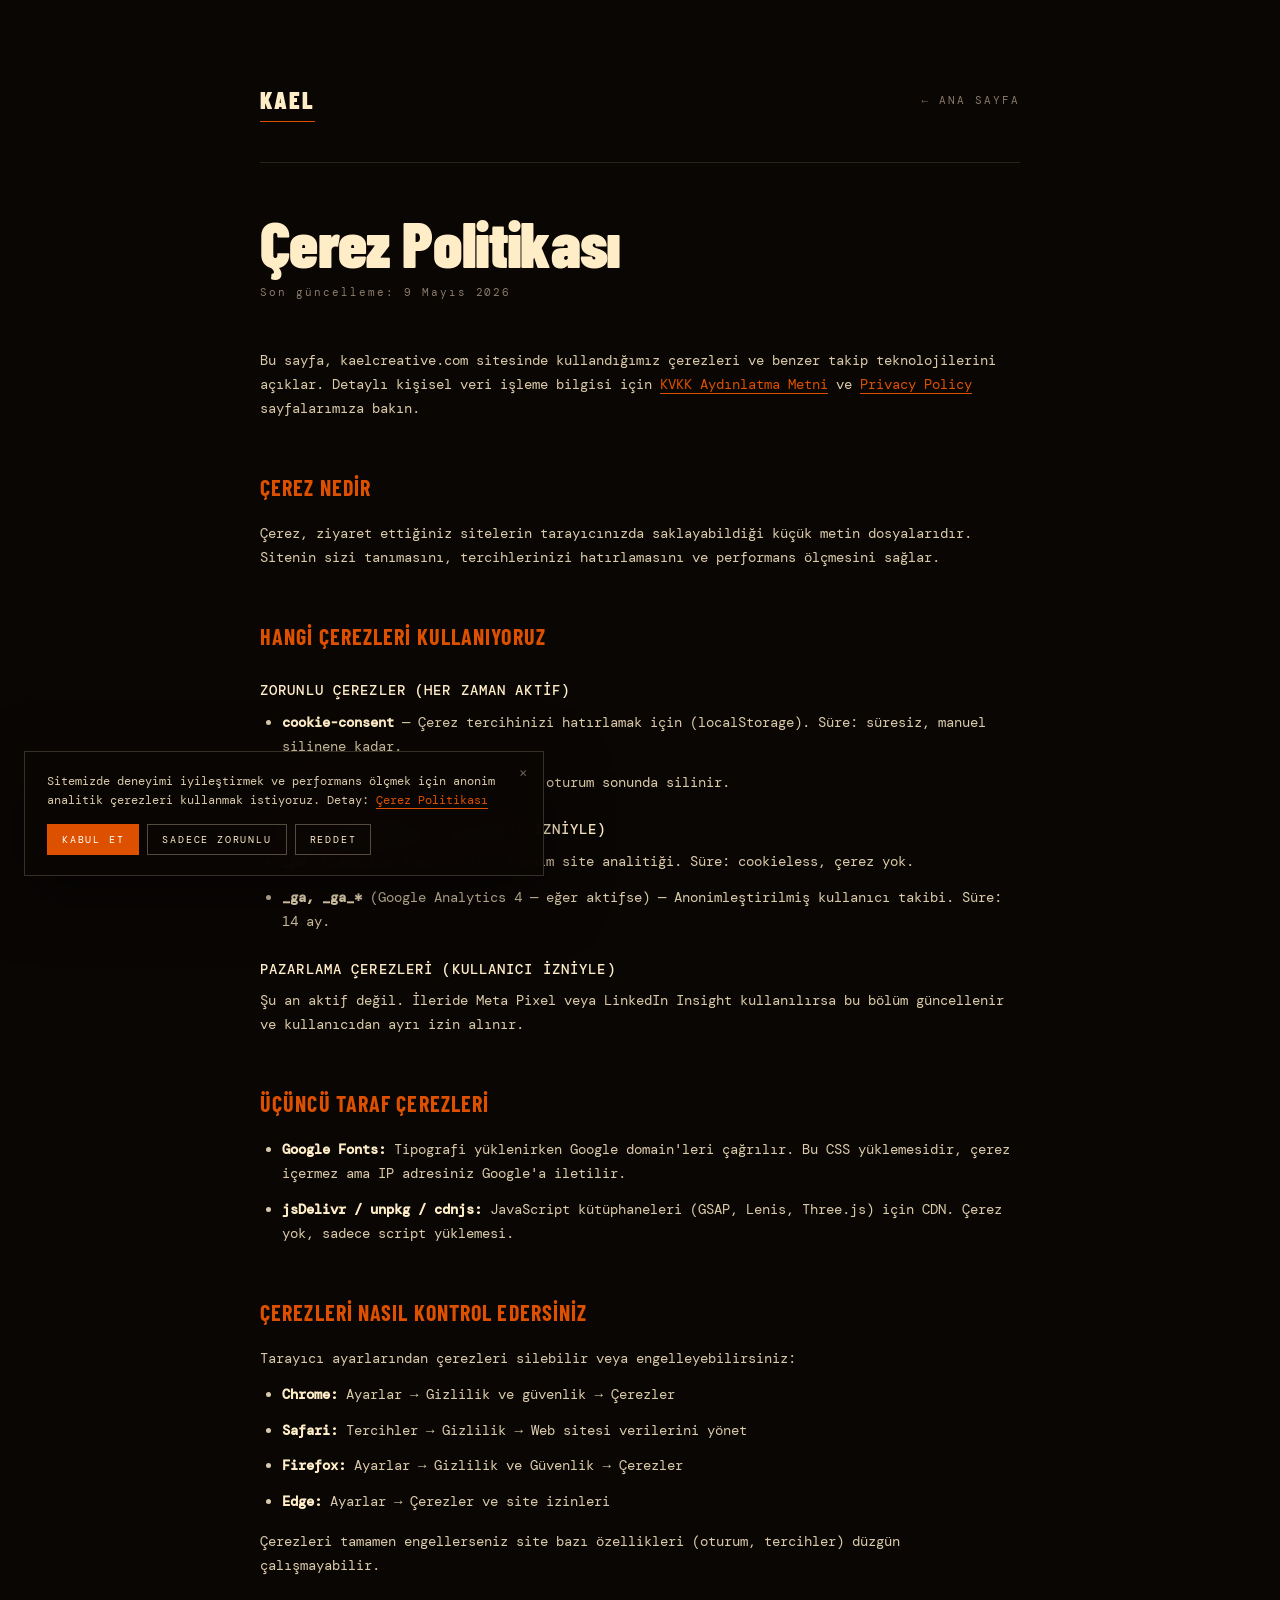
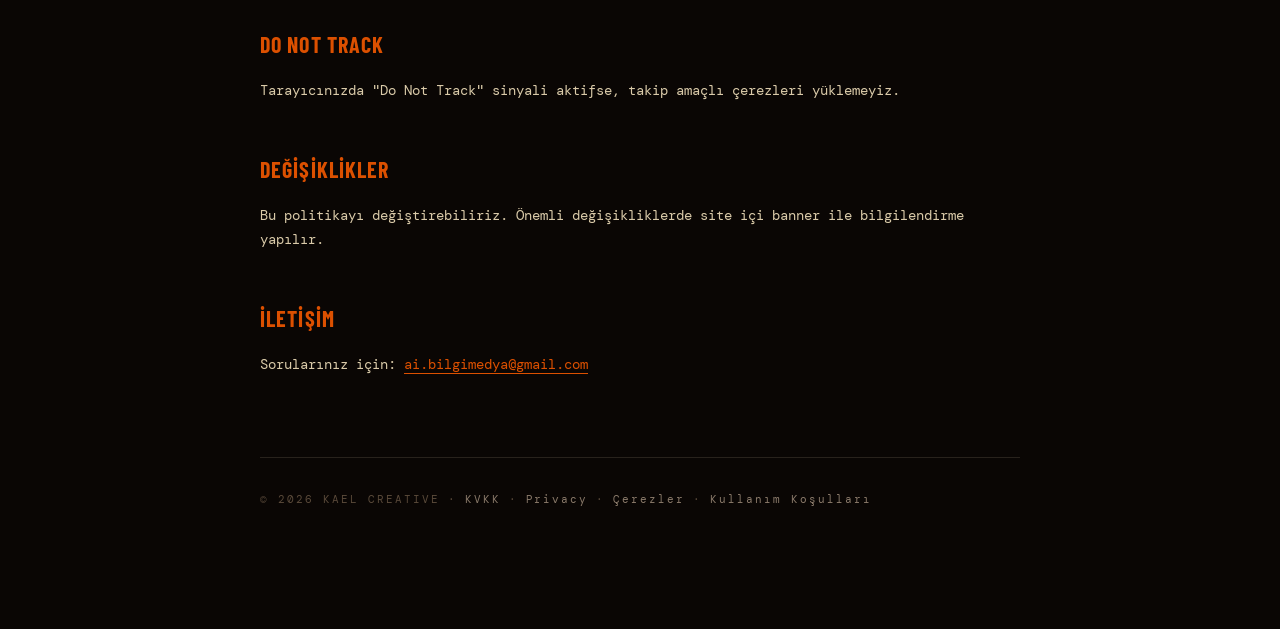
<file: cerez-politikasi.html>
<!DOCTYPE html>
<html lang="tr">
<head>
<meta charset="UTF-8">
<meta name="viewport" content="width=device-width, initial-scale=1.0">
<title>Çerez Politikası — KAEL Creative</title>
<meta name="description" content="KAEL Creative çerez politikası — hangi çerezleri kullanıyoruz, nasıl kontrol edebilirsiniz.">
<meta name="robots" content="index, follow">
<link rel="canonical" href="https://kaelcreative.com/cerez-politikasi.html">
<link rel="icon" type="image/png" href="favicon.png">
<link rel="preconnect" href="https://fonts.googleapis.com">
<link rel="preconnect" href="https://fonts.gstatic.com" crossorigin>
<link href="https://fonts.googleapis.com/css2?family=Barlow+Condensed:wght@400;700;900&family=DM+Mono:wght@400;500&display=swap" rel="stylesheet">
<link rel="stylesheet" href="_legal.css">
<script defer src="_consent.js"></script>
</head>
<body>
<div class="legal-wrap">
  <nav class="legal-nav">
    <a href="index.html" class="brand">KAEL</a>
    <a href="index.html" class="back">← ANA SAYFA</a>
  </nav>

  <h1>Çerez Politikası</h1>
  <p class="updated">Son güncelleme: 9 Mayıs 2026</p>

  <p>Bu sayfa, kaelcreative.com sitesinde kullandığımız çerezleri ve benzer takip teknolojilerini açıklar. Detaylı kişisel veri işleme bilgisi için <a href="kvkk.html">KVKK Aydınlatma Metni</a> ve <a href="privacy.html">Privacy Policy</a> sayfalarımıza bakın.</p>

  <h2>Çerez Nedir</h2>
  <p>Çerez, ziyaret ettiğiniz sitelerin tarayıcınızda saklayabildiği küçük metin dosyalarıdır. Sitenin sizi tanımasını, tercihlerinizi hatırlamasını ve performans ölçmesini sağlar.</p>

  <h2>Hangi Çerezleri Kullanıyoruz</h2>

  <h3>Zorunlu Çerezler (her zaman aktif)</h3>
  <ul>
    <li><strong>cookie-consent</strong> — Çerez tercihinizi hatırlamak için (localStorage). Süre: süresiz, manuel silinene kadar.</li>
    <li><strong>session</strong> — Oturum yönetimi. Süre: oturum sonunda silinir.</li>
  </ul>

  <h3>Analitik Çerezleri (kullanıcı izniyle)</h3>
  <ul>
    <li><strong>_pa</strong> (Plausible Analytics) — Anonim site analitiği. Süre: cookieless, çerez yok.</li>
    <li><strong>_ga, _ga_*</strong> (Google Analytics 4 — eğer aktifse) — Anonimleştirilmiş kullanıcı takibi. Süre: 14 ay.</li>
  </ul>

  <h3>Pazarlama Çerezleri (kullanıcı izniyle)</h3>
  <p>Şu an aktif değil. İleride Meta Pixel veya LinkedIn Insight kullanılırsa bu bölüm güncellenir ve kullanıcıdan ayrı izin alınır.</p>

  <h2>Üçüncü Taraf Çerezleri</h2>
  <ul>
    <li><strong>Google Fonts:</strong> Tipografi yüklenirken Google domain'leri çağrılır. Bu CSS yüklemesidir, çerez içermez ama IP adresiniz Google'a iletilir.</li>
    <li><strong>jsDelivr / unpkg / cdnjs:</strong> JavaScript kütüphaneleri (GSAP, Lenis, Three.js) için CDN. Çerez yok, sadece script yüklemesi.</li>
  </ul>

  <h2>Çerezleri Nasıl Kontrol Edersiniz</h2>
  <p>Tarayıcı ayarlarından çerezleri silebilir veya engelleyebilirsiniz:</p>
  <ul>
    <li><strong>Chrome:</strong> Ayarlar → Gizlilik ve güvenlik → Çerezler</li>
    <li><strong>Safari:</strong> Tercihler → Gizlilik → Web sitesi verilerini yönet</li>
    <li><strong>Firefox:</strong> Ayarlar → Gizlilik ve Güvenlik → Çerezler</li>
    <li><strong>Edge:</strong> Ayarlar → Çerezler ve site izinleri</li>
  </ul>
  <p>Çerezleri tamamen engellerseniz site bazı özellikleri (oturum, tercihler) düzgün çalışmayabilir.</p>

  <h2>Do Not Track</h2>
  <p>Tarayıcınızda "Do Not Track" sinyali aktifse, takip amaçlı çerezleri yüklemeyiz.</p>

  <h2>Değişiklikler</h2>
  <p>Bu politikayı değiştirebiliriz. Önemli değişikliklerde site içi banner ile bilgilendirme yapılır.</p>

  <h2>İletişim</h2>
  <p>Sorularınız için: <a href="mailto:ai.bilgimedya@gmail.com">ai.bilgimedya@gmail.com</a></p>

  <footer class="legal-foot">
    <span>© 2026 KAEL CREATIVE</span>
    <span class="sep">·</span>
    <a href="kvkk.html">KVKK</a>
    <span class="sep">·</span>
    <a href="privacy.html">Privacy</a>
    <span class="sep">·</span>
    <a href="cerez-politikasi.html">Çerezler</a>
    <span class="sep">·</span>
    <a href="kullanim-kosullari.html">Kullanım Koşulları</a>
  </footer>
</div>
</body>
</html>
</file>
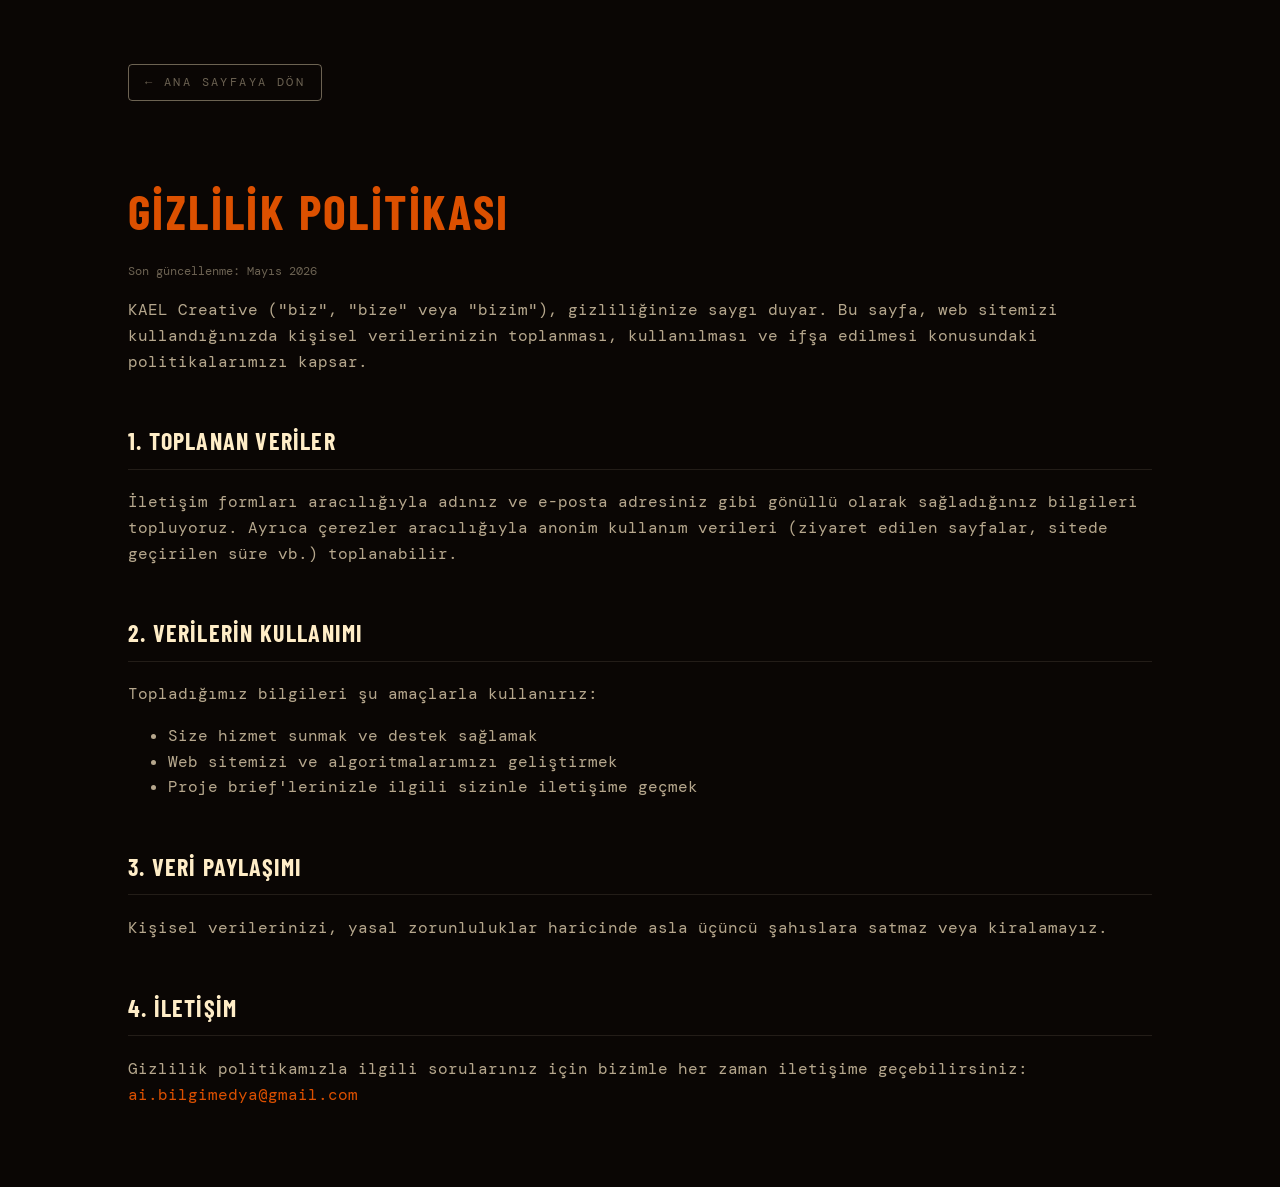
<file: gizlilik.html>
<!DOCTYPE html>
<html lang="tr">
<head>
  <meta charset="UTF-8">
  <meta name="viewport" content="width=device-width, initial-scale=1.0">
  <title>Gizlilik Politikası — KAEL Creative</title>
  <link rel="icon" type="image/png" href="favicon.png">
  <link href="https://fonts.googleapis.com/css2?family=DM+Mono:wght@400;500&family=Barlow+Condensed:wght@700;900&display=swap" rel="stylesheet">
  <style>
    :root { --bg: #0a0604; --cream: #ffedc7; --muted: rgba(255, 237, 199, 0.4); --accent: #dc5000; }
    body { background-color: var(--bg); color: var(--cream); font-family: 'DM Mono', monospace; line-height: 1.6; padding: 5vw 10vw; margin: 0; }
    h1 { font-family: 'Barlow Condensed', sans-serif; color: var(--accent); font-size: 3rem; margin-bottom: 0.5rem; letter-spacing: 0.05em; text-transform: uppercase; }
    h2 { font-family: 'Barlow Condensed', sans-serif; color: var(--cream); margin-top: 3rem; letter-spacing: 0.05em; text-transform: uppercase; border-bottom: 1px solid rgba(255,237,199,0.1); padding-bottom: 0.5rem; }
    a { color: var(--accent); text-decoration: none; transition: color 0.3s; }
    a:hover { color: var(--cream); }
    p, li { color: rgba(255, 237, 199, 0.7); }
    .back { display: inline-block; margin-bottom: 40px; font-size: 12px; letter-spacing: 0.2em; border: 1px solid var(--muted); padding: 8px 16px; border-radius: 4px; color: var(--muted); }
    .back:hover { color: var(--cream); border-color: var(--cream); }
  </style>
</head>
<body>
  <a href="index.html" class="back">← ANA SAYFAYA DÖN</a>
  <h1>GİZLİLİK POLİTİKASI</h1>
  <p style="color:var(--muted); font-size:12px;">Son güncellenme: Mayıs 2026</p>
  
  <p>KAEL Creative ("biz", "bize" veya "bizim"), gizliliğinize saygı duyar. Bu sayfa, web sitemizi kullandığınızda kişisel verilerinizin toplanması, kullanılması ve ifşa edilmesi konusundaki politikalarımızı kapsar.</p>
  
  <h2>1. Toplanan Veriler</h2>
  <p>İletişim formları aracılığıyla adınız ve e-posta adresiniz gibi gönüllü olarak sağladığınız bilgileri topluyoruz. Ayrıca çerezler aracılığıyla anonim kullanım verileri (ziyaret edilen sayfalar, sitede geçirilen süre vb.) toplanabilir.</p>
  
  <h2>2. Verilerin Kullanımı</h2>
  <p>Topladığımız bilgileri şu amaçlarla kullanırız:</p>
  <ul>
    <li>Size hizmet sunmak ve destek sağlamak</li>
    <li>Web sitemizi ve algoritmalarımızı geliştirmek</li>
    <li>Proje brief'lerinizle ilgili sizinle iletişime geçmek</li>
  </ul>
  
  <h2>3. Veri Paylaşımı</h2>
  <p>Kişisel verilerinizi, yasal zorunluluklar haricinde asla üçüncü şahıslara satmaz veya kiralamayız.</p>

  <h2>4. İletişim</h2>
  <p>Gizlilik politikamızla ilgili sorularınız için bizimle her zaman iletişime geçebilirsiniz: <br><a href="mailto:ai.bilgimedya@gmail.com">ai.bilgimedya@gmail.com</a></p>
</body>
</html>
</file>
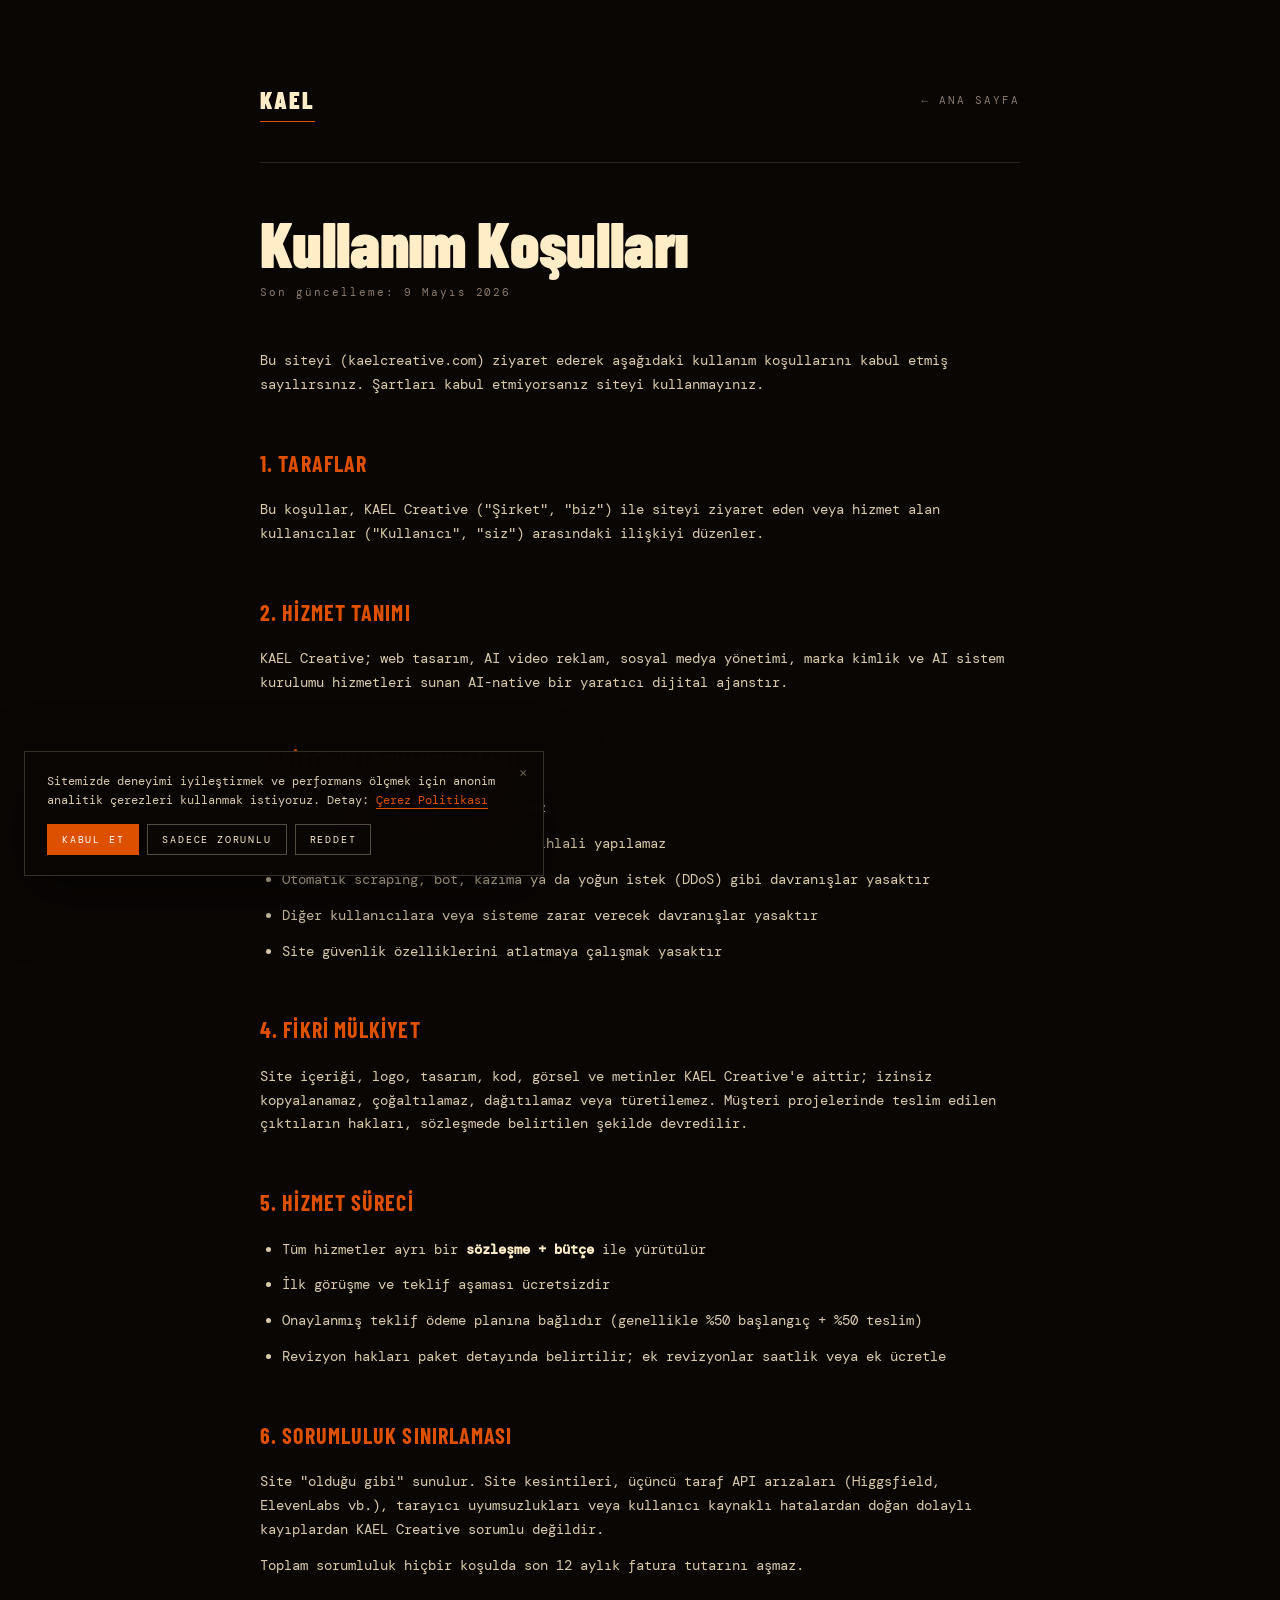
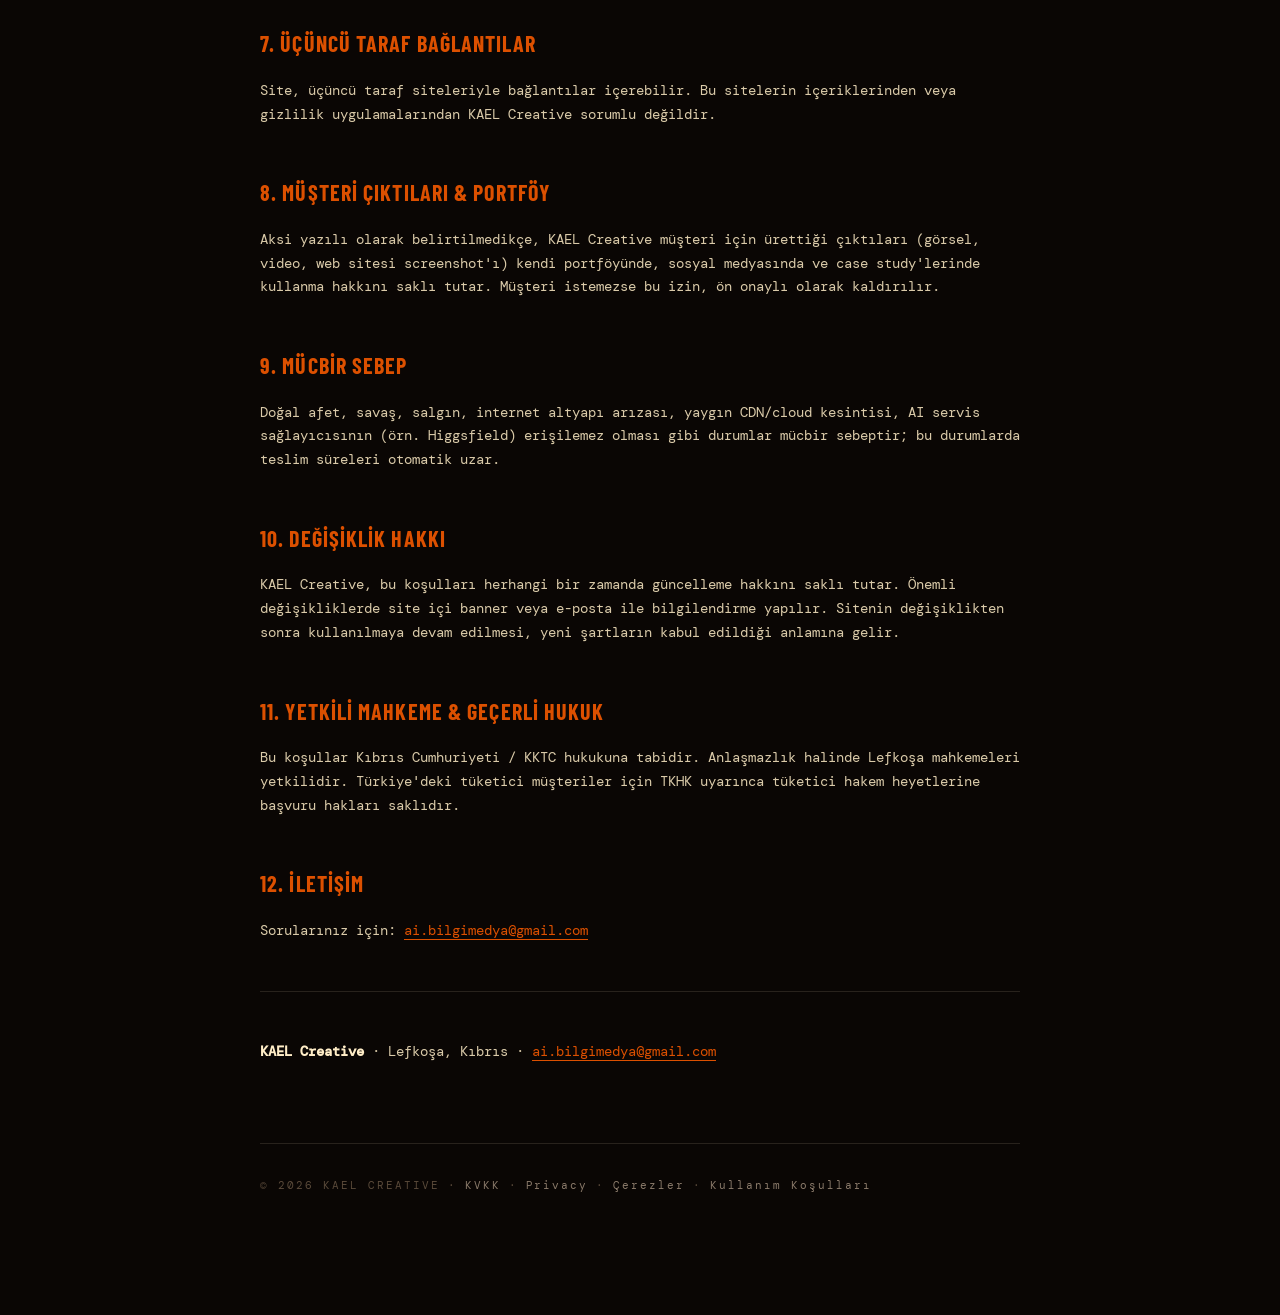
<file: kullanim-kosullari.html>
<!DOCTYPE html>
<html lang="tr">
<head>
<meta charset="UTF-8">
<meta name="viewport" content="width=device-width, initial-scale=1.0">
<title>Kullanım Koşulları — KAEL Creative</title>
<meta name="description" content="KAEL Creative kullanım koşulları — bu siteyi ve hizmetleri kullanırken geçerli kurallar.">
<meta name="robots" content="index, follow">
<link rel="canonical" href="https://kaelcreative.com/kullanim-kosullari.html">
<link rel="icon" type="image/png" href="favicon.png">
<link rel="preconnect" href="https://fonts.googleapis.com">
<link rel="preconnect" href="https://fonts.gstatic.com" crossorigin>
<link href="https://fonts.googleapis.com/css2?family=Barlow+Condensed:wght@400;700;900&family=DM+Mono:wght@400;500&display=swap" rel="stylesheet">
<link rel="stylesheet" href="_legal.css">
<script defer src="_consent.js"></script>
</head>
<body>
<div class="legal-wrap">
  <nav class="legal-nav">
    <a href="index.html" class="brand">KAEL</a>
    <a href="index.html" class="back">← ANA SAYFA</a>
  </nav>

  <h1>Kullanım Koşulları</h1>
  <p class="updated">Son güncelleme: 9 Mayıs 2026</p>

  <p>Bu siteyi (kaelcreative.com) ziyaret ederek aşağıdaki kullanım koşullarını kabul etmiş sayılırsınız. Şartları kabul etmiyorsanız siteyi kullanmayınız.</p>

  <h2>1. Taraflar</h2>
  <p>Bu koşullar, KAEL Creative ("Şirket", "biz") ile siteyi ziyaret eden veya hizmet alan kullanıcılar ("Kullanıcı", "siz") arasındaki ilişkiyi düzenler.</p>

  <h2>2. Hizmet Tanımı</h2>
  <p>KAEL Creative; web tasarım, AI video reklam, sosyal medya yönetimi, marka kimlik ve AI sistem kurulumu hizmetleri sunan AI-native bir yaratıcı dijital ajanstır.</p>

  <h2>3. Site Kullanım Kuralları</h2>
  <ul>
    <li>Yasal olmayan amaçla kullanılamaz</li>
    <li>Telif hakkı veya fikri mülkiyet ihlali yapılamaz</li>
    <li>Otomatik scraping, bot, kazıma ya da yoğun istek (DDoS) gibi davranışlar yasaktır</li>
    <li>Diğer kullanıcılara veya sisteme zarar verecek davranışlar yasaktır</li>
    <li>Site güvenlik özelliklerini atlatmaya çalışmak yasaktır</li>
  </ul>

  <h2>4. Fikri Mülkiyet</h2>
  <p>Site içeriği, logo, tasarım, kod, görsel ve metinler KAEL Creative'e aittir; izinsiz kopyalanamaz, çoğaltılamaz, dağıtılamaz veya türetilemez. Müşteri projelerinde teslim edilen çıktıların hakları, sözleşmede belirtilen şekilde devredilir.</p>

  <h2>5. Hizmet Süreci</h2>
  <ul>
    <li>Tüm hizmetler ayrı bir <strong>sözleşme + bütçe</strong> ile yürütülür</li>
    <li>İlk görüşme ve teklif aşaması ücretsizdir</li>
    <li>Onaylanmış teklif ödeme planına bağlıdır (genellikle %50 başlangıç + %50 teslim)</li>
    <li>Revizyon hakları paket detayında belirtilir; ek revizyonlar saatlik veya ek ücretle</li>
  </ul>

  <h2>6. Sorumluluk Sınırlaması</h2>
  <p>Site "olduğu gibi" sunulur. Site kesintileri, üçüncü taraf API arızaları (Higgsfield, ElevenLabs vb.), tarayıcı uyumsuzlukları veya kullanıcı kaynaklı hatalardan doğan dolaylı kayıplardan KAEL Creative sorumlu değildir.</p>
  <p>Toplam sorumluluk hiçbir koşulda son 12 aylık fatura tutarını aşmaz.</p>

  <h2>7. Üçüncü Taraf Bağlantılar</h2>
  <p>Site, üçüncü taraf siteleriyle bağlantılar içerebilir. Bu sitelerin içeriklerinden veya gizlilik uygulamalarından KAEL Creative sorumlu değildir.</p>

  <h2>8. Müşteri Çıktıları & Portföy</h2>
  <p>Aksi yazılı olarak belirtilmedikçe, KAEL Creative müşteri için ürettiği çıktıları (görsel, video, web sitesi screenshot'ı) kendi portföyünde, sosyal medyasında ve case study'lerinde kullanma hakkını saklı tutar. Müşteri istemezse bu izin, ön onaylı olarak kaldırılır.</p>

  <h2>9. Mücbir Sebep</h2>
  <p>Doğal afet, savaş, salgın, internet altyapı arızası, yaygın CDN/cloud kesintisi, AI servis sağlayıcısının (örn. Higgsfield) erişilemez olması gibi durumlar mücbir sebeptir; bu durumlarda teslim süreleri otomatik uzar.</p>

  <h2>10. Değişiklik Hakkı</h2>
  <p>KAEL Creative, bu koşulları herhangi bir zamanda güncelleme hakkını saklı tutar. Önemli değişikliklerde site içi banner veya e-posta ile bilgilendirme yapılır. Sitenin değişiklikten sonra kullanılmaya devam edilmesi, yeni şartların kabul edildiği anlamına gelir.</p>

  <h2>11. Yetkili Mahkeme & Geçerli Hukuk</h2>
  <p>Bu koşullar Kıbrıs Cumhuriyeti / KKTC hukukuna tabidir. Anlaşmazlık halinde Lefkoşa mahkemeleri yetkilidir. Türkiye'deki tüketici müşteriler için TKHK uyarınca tüketici hakem heyetlerine başvuru hakları saklıdır.</p>

  <h2>12. İletişim</h2>
  <p>Sorularınız için: <a href="mailto:ai.bilgimedya@gmail.com">ai.bilgimedya@gmail.com</a></p>

  <hr>
  <p><strong>KAEL Creative</strong> · Lefkoşa, Kıbrıs · <a href="mailto:ai.bilgimedya@gmail.com">ai.bilgimedya@gmail.com</a></p>

  <footer class="legal-foot">
    <span>© 2026 KAEL CREATIVE</span>
    <span class="sep">·</span>
    <a href="kvkk.html">KVKK</a>
    <span class="sep">·</span>
    <a href="privacy.html">Privacy</a>
    <span class="sep">·</span>
    <a href="cerez-politikasi.html">Çerezler</a>
    <span class="sep">·</span>
    <a href="kullanim-kosullari.html">Kullanım Koşulları</a>
  </footer>
</div>
</body>
</html>
</file>
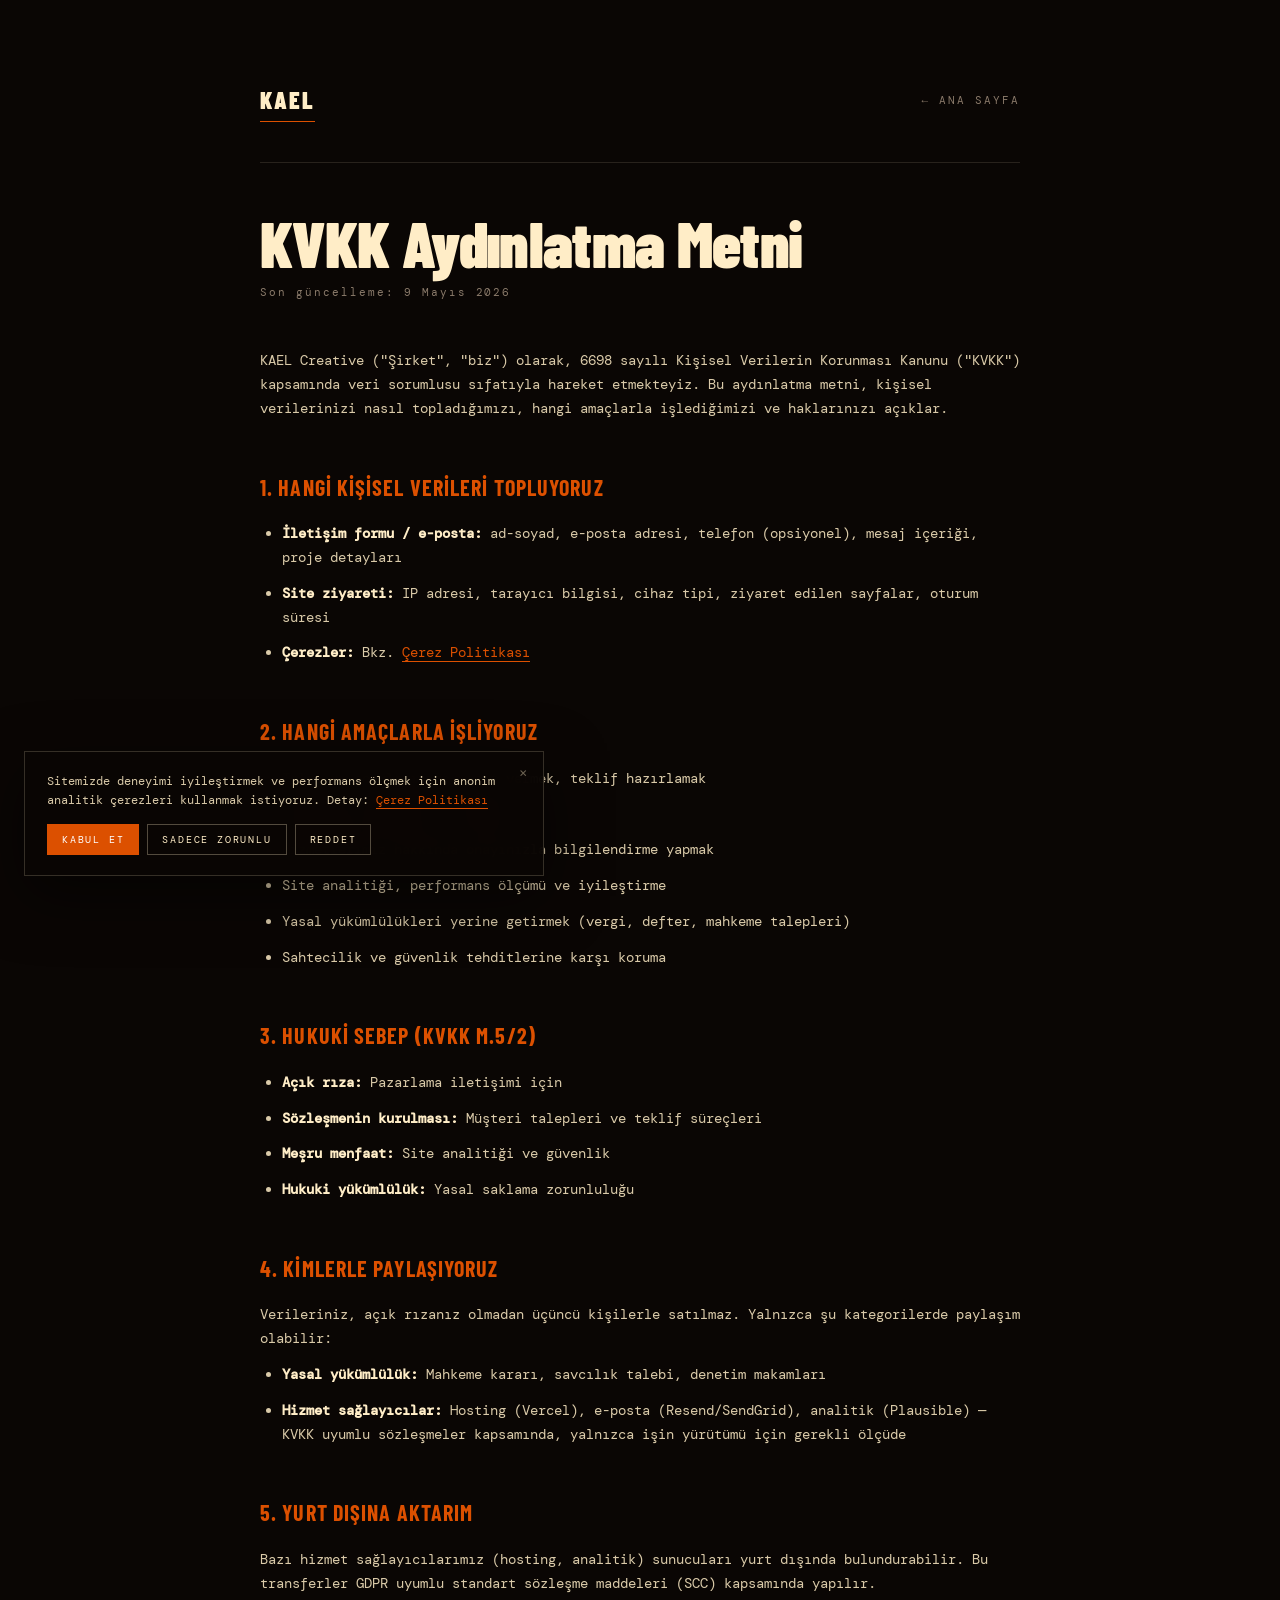
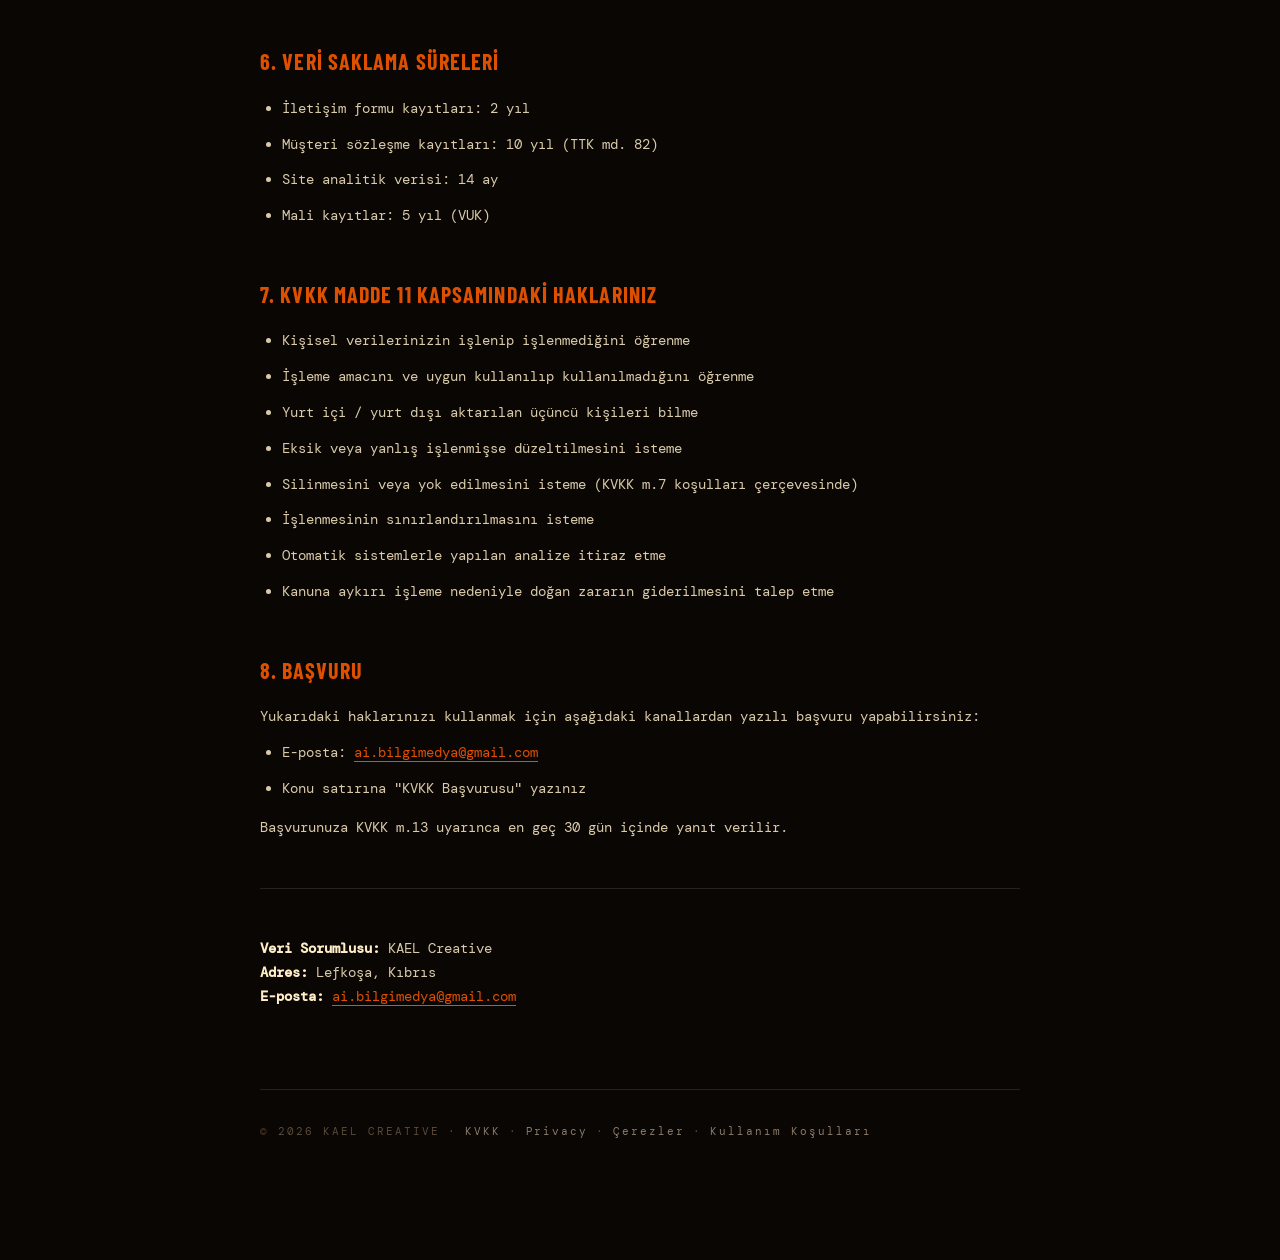
<file: kvkk.html>
<!DOCTYPE html>
<html lang="tr">
<head>
<meta charset="UTF-8">
<meta name="viewport" content="width=device-width, initial-scale=1.0">
<title>KVKK Aydınlatma Metni — KAEL Creative</title>
<meta name="description" content="KAEL Creative kişisel verilerin korunması aydınlatma metni — 6698 sayılı KVKK kapsamında.">
<meta name="robots" content="index, follow">
<link rel="canonical" href="https://kaelcreative.com/kvkk.html">
<link rel="icon" type="image/png" href="favicon.png">
<link rel="preconnect" href="https://fonts.googleapis.com">
<link rel="preconnect" href="https://fonts.gstatic.com" crossorigin>
<link href="https://fonts.googleapis.com/css2?family=Barlow+Condensed:wght@400;700;900&family=DM+Mono:wght@400;500&display=swap" rel="stylesheet">
<link rel="stylesheet" href="_legal.css">
<script defer src="_consent.js"></script>
</head>
<body>
<div class="legal-wrap">
  <nav class="legal-nav">
    <a href="index.html" class="brand">KAEL</a>
    <a href="index.html" class="back">← ANA SAYFA</a>
  </nav>

  <h1>KVKK Aydınlatma Metni</h1>
  <p class="updated">Son güncelleme: 9 Mayıs 2026</p>

  <p>KAEL Creative ("Şirket", "biz") olarak, 6698 sayılı Kişisel Verilerin Korunması Kanunu ("KVKK") kapsamında veri sorumlusu sıfatıyla hareket etmekteyiz. Bu aydınlatma metni, kişisel verilerinizi nasıl topladığımızı, hangi amaçlarla işlediğimizi ve haklarınızı açıklar.</p>

  <h2>1. Hangi Kişisel Verileri Topluyoruz</h2>
  <ul>
    <li><strong>İletişim formu / e-posta:</strong> ad-soyad, e-posta adresi, telefon (opsiyonel), mesaj içeriği, proje detayları</li>
    <li><strong>Site ziyareti:</strong> IP adresi, tarayıcı bilgisi, cihaz tipi, ziyaret edilen sayfalar, oturum süresi</li>
    <li><strong>Çerezler:</strong> Bkz. <a href="cerez-politikasi.html">Çerez Politikası</a></li>
  </ul>

  <h2>2. Hangi Amaçlarla İşliyoruz</h2>
  <ul>
    <li>Talep ve sorularınıza yanıt vermek, teklif hazırlamak</li>
    <li>Sözleşme süreçlerini yürütmek</li>
    <li>Hizmetlerimiz hakkında onayınızla bilgilendirme yapmak</li>
    <li>Site analitiği, performans ölçümü ve iyileştirme</li>
    <li>Yasal yükümlülükleri yerine getirmek (vergi, defter, mahkeme talepleri)</li>
    <li>Sahtecilik ve güvenlik tehditlerine karşı koruma</li>
  </ul>

  <h2>3. Hukuki Sebep (KVKK m.5/2)</h2>
  <ul>
    <li><strong>Açık rıza:</strong> Pazarlama iletişimi için</li>
    <li><strong>Sözleşmenin kurulması:</strong> Müşteri talepleri ve teklif süreçleri</li>
    <li><strong>Meşru menfaat:</strong> Site analitiği ve güvenlik</li>
    <li><strong>Hukuki yükümlülük:</strong> Yasal saklama zorunluluğu</li>
  </ul>

  <h2>4. Kimlerle Paylaşıyoruz</h2>
  <p>Verileriniz, açık rızanız olmadan üçüncü kişilerle satılmaz. Yalnızca şu kategorilerde paylaşım olabilir:</p>
  <ul>
    <li><strong>Yasal yükümlülük:</strong> Mahkeme kararı, savcılık talebi, denetim makamları</li>
    <li><strong>Hizmet sağlayıcılar:</strong> Hosting (Vercel), e-posta (Resend/SendGrid), analitik (Plausible) — KVKK uyumlu sözleşmeler kapsamında, yalnızca işin yürütümü için gerekli ölçüde</li>
  </ul>

  <h2>5. Yurt Dışına Aktarım</h2>
  <p>Bazı hizmet sağlayıcılarımız (hosting, analitik) sunucuları yurt dışında bulundurabilir. Bu transferler GDPR uyumlu standart sözleşme maddeleri (SCC) kapsamında yapılır.</p>

  <h2>6. Veri Saklama Süreleri</h2>
  <ul>
    <li>İletişim formu kayıtları: 2 yıl</li>
    <li>Müşteri sözleşme kayıtları: 10 yıl (TTK md. 82)</li>
    <li>Site analitik verisi: 14 ay</li>
    <li>Mali kayıtlar: 5 yıl (VUK)</li>
  </ul>

  <h2>7. KVKK Madde 11 Kapsamındaki Haklarınız</h2>
  <ul>
    <li>Kişisel verilerinizin işlenip işlenmediğini öğrenme</li>
    <li>İşleme amacını ve uygun kullanılıp kullanılmadığını öğrenme</li>
    <li>Yurt içi / yurt dışı aktarılan üçüncü kişileri bilme</li>
    <li>Eksik veya yanlış işlenmişse düzeltilmesini isteme</li>
    <li>Silinmesini veya yok edilmesini isteme (KVKK m.7 koşulları çerçevesinde)</li>
    <li>İşlenmesinin sınırlandırılmasını isteme</li>
    <li>Otomatik sistemlerle yapılan analize itiraz etme</li>
    <li>Kanuna aykırı işleme nedeniyle doğan zararın giderilmesini talep etme</li>
  </ul>

  <h2>8. Başvuru</h2>
  <p>Yukarıdaki haklarınızı kullanmak için aşağıdaki kanallardan yazılı başvuru yapabilirsiniz:</p>
  <ul>
    <li>E-posta: <a href="mailto:ai.bilgimedya@gmail.com">ai.bilgimedya@gmail.com</a></li>
    <li>Konu satırına "KVKK Başvurusu" yazınız</li>
  </ul>
  <p>Başvurunuza KVKK m.13 uyarınca en geç 30 gün içinde yanıt verilir.</p>

  <hr>

  <p><strong>Veri Sorumlusu:</strong> KAEL Creative<br>
  <strong>Adres:</strong> Lefkoşa, Kıbrıs<br>
  <strong>E-posta:</strong> <a href="mailto:ai.bilgimedya@gmail.com">ai.bilgimedya@gmail.com</a></p>

  <footer class="legal-foot">
    <span>© 2026 KAEL CREATIVE</span>
    <span class="sep">·</span>
    <a href="kvkk.html">KVKK</a>
    <span class="sep">·</span>
    <a href="privacy.html">Privacy</a>
    <span class="sep">·</span>
    <a href="cerez-politikasi.html">Çerezler</a>
    <span class="sep">·</span>
    <a href="kullanim-kosullari.html">Kullanım Koşulları</a>
  </footer>
</div>
</body>
</html>
</file>
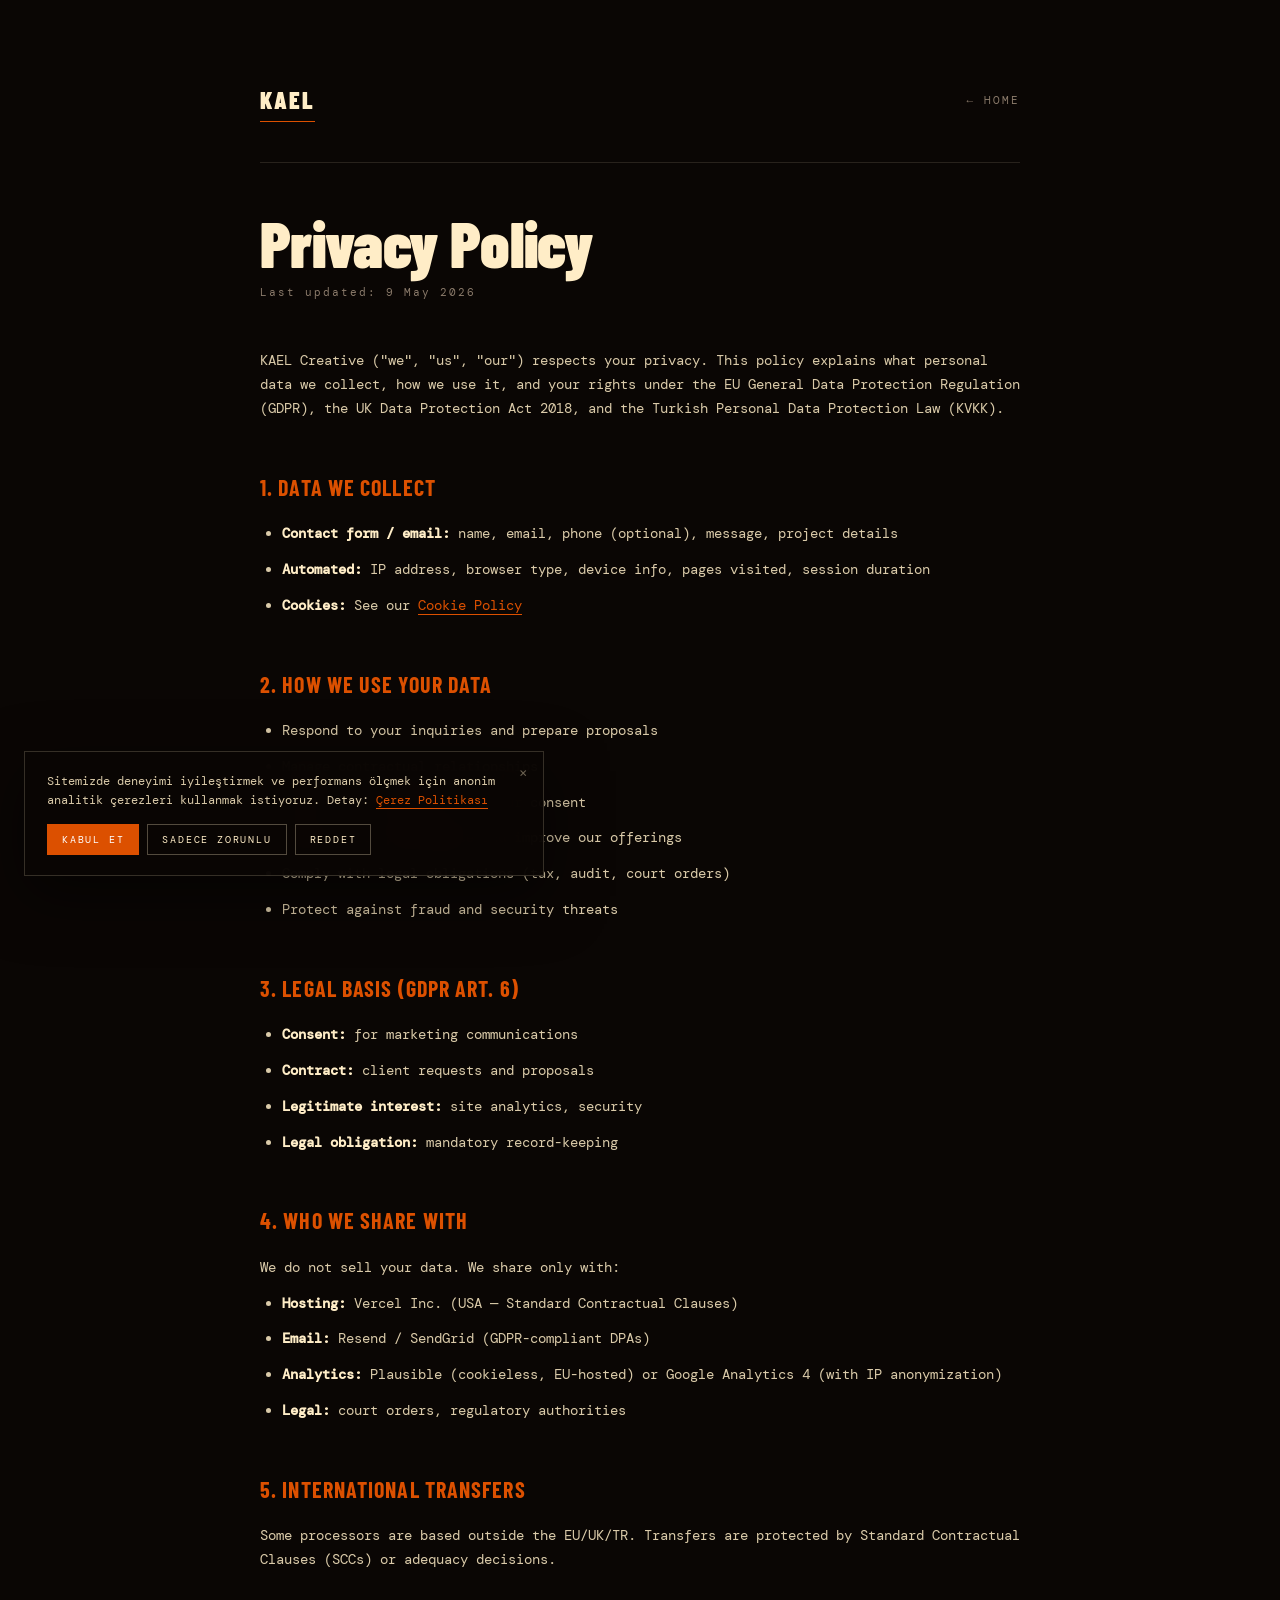
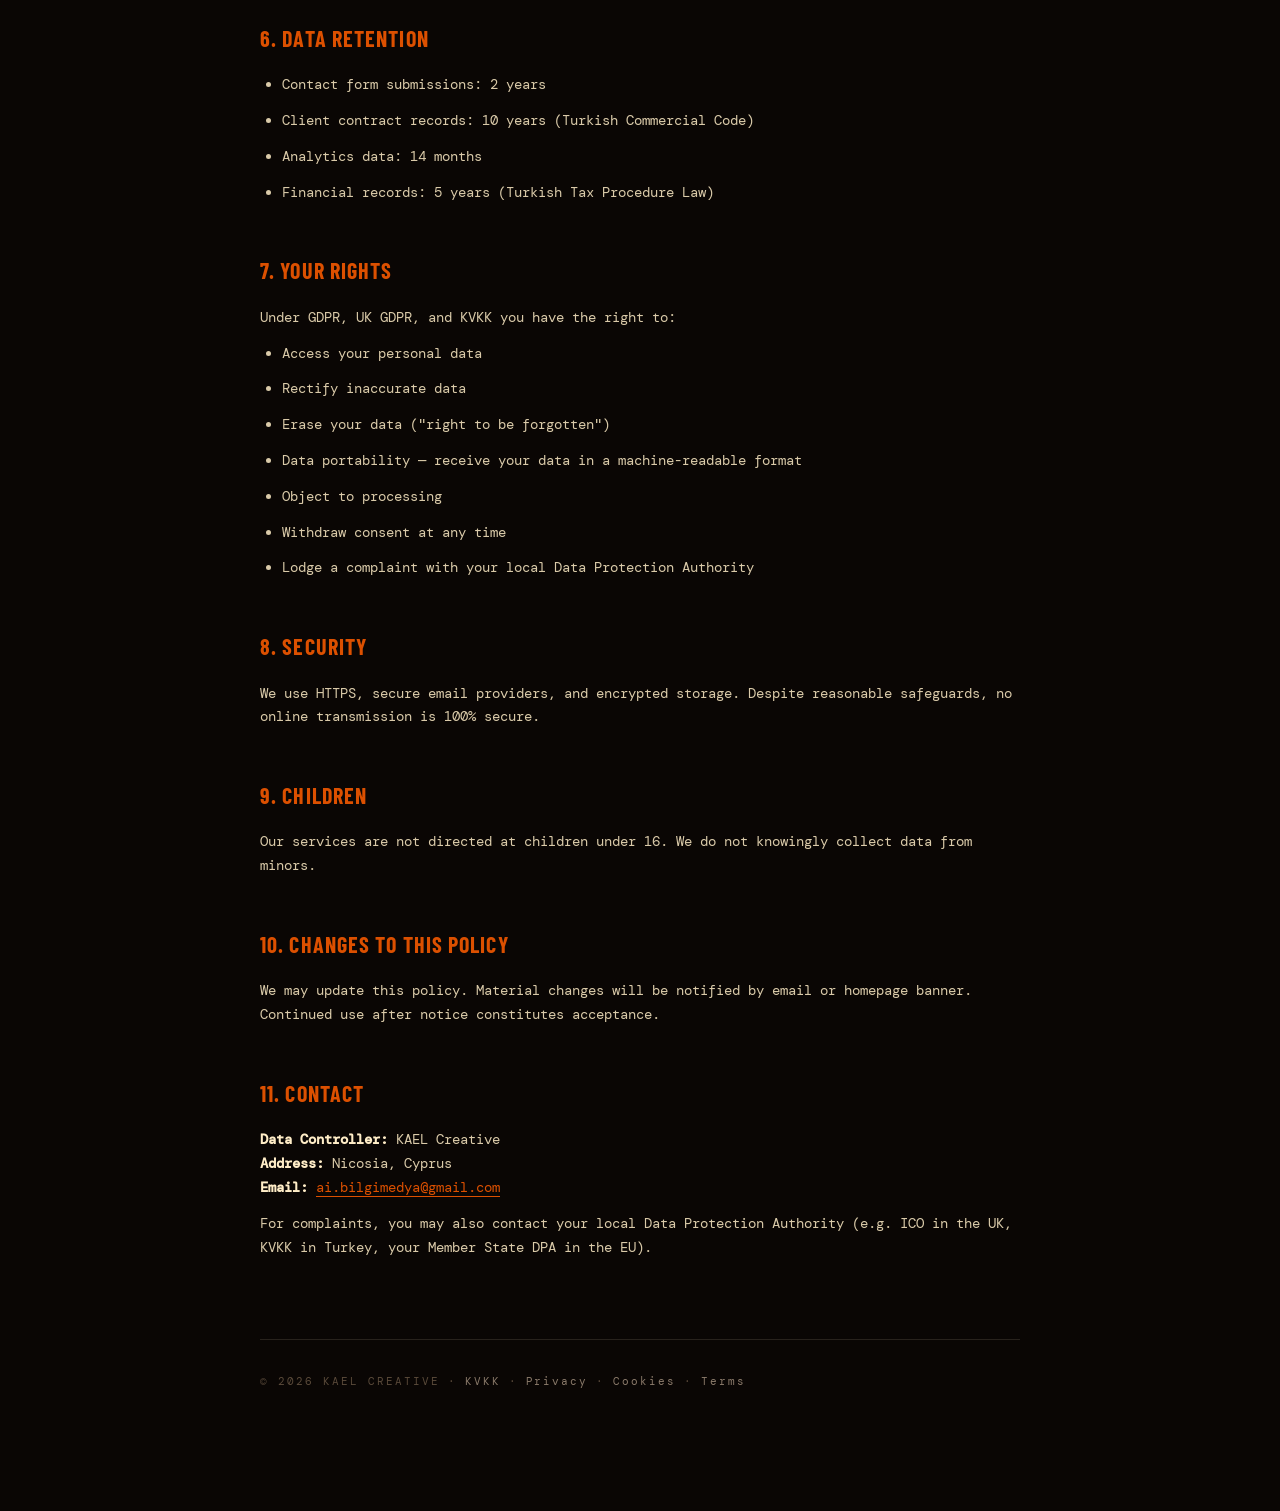
<file: privacy.html>
<!DOCTYPE html>
<html lang="en">
<head>
<meta charset="UTF-8">
<meta name="viewport" content="width=device-width, initial-scale=1.0">
<title>Privacy Policy — KAEL Creative</title>
<meta name="description" content="KAEL Creative privacy policy — what data we collect, how we use it, and your rights under GDPR.">
<meta name="robots" content="index, follow">
<link rel="canonical" href="https://kaelcreative.com/privacy.html">
<link rel="alternate" hreflang="tr" href="https://kaelcreative.com/kvkk.html">
<link rel="icon" type="image/png" href="favicon.png">
<link rel="preconnect" href="https://fonts.googleapis.com">
<link rel="preconnect" href="https://fonts.gstatic.com" crossorigin>
<link href="https://fonts.googleapis.com/css2?family=Barlow+Condensed:wght@400;700;900&family=DM+Mono:wght@400;500&display=swap" rel="stylesheet">
<link rel="stylesheet" href="_legal.css">
<script defer src="_consent.js"></script>
</head>
<body>
<div class="legal-wrap">
  <nav class="legal-nav">
    <a href="index.html" class="brand">KAEL</a>
    <a href="index.html" class="back">← HOME</a>
  </nav>

  <h1>Privacy Policy</h1>
  <p class="updated">Last updated: 9 May 2026</p>

  <p>KAEL Creative ("we", "us", "our") respects your privacy. This policy explains what personal data we collect, how we use it, and your rights under the EU General Data Protection Regulation (GDPR), the UK Data Protection Act 2018, and the Turkish Personal Data Protection Law (KVKK).</p>

  <h2>1. Data We Collect</h2>
  <ul>
    <li><strong>Contact form / email:</strong> name, email, phone (optional), message, project details</li>
    <li><strong>Automated:</strong> IP address, browser type, device info, pages visited, session duration</li>
    <li><strong>Cookies:</strong> See our <a href="cerez-politikasi.html">Cookie Policy</a></li>
  </ul>

  <h2>2. How We Use Your Data</h2>
  <ul>
    <li>Respond to your inquiries and prepare proposals</li>
    <li>Manage contractual relationships</li>
    <li>Send service updates with your consent</li>
    <li>Analyze site performance and improve our offerings</li>
    <li>Comply with legal obligations (tax, audit, court orders)</li>
    <li>Protect against fraud and security threats</li>
  </ul>

  <h2>3. Legal Basis (GDPR Art. 6)</h2>
  <ul>
    <li><strong>Consent:</strong> for marketing communications</li>
    <li><strong>Contract:</strong> client requests and proposals</li>
    <li><strong>Legitimate interest:</strong> site analytics, security</li>
    <li><strong>Legal obligation:</strong> mandatory record-keeping</li>
  </ul>

  <h2>4. Who We Share With</h2>
  <p>We do not sell your data. We share only with:</p>
  <ul>
    <li><strong>Hosting:</strong> Vercel Inc. (USA — Standard Contractual Clauses)</li>
    <li><strong>Email:</strong> Resend / SendGrid (GDPR-compliant DPAs)</li>
    <li><strong>Analytics:</strong> Plausible (cookieless, EU-hosted) or Google Analytics 4 (with IP anonymization)</li>
    <li><strong>Legal:</strong> court orders, regulatory authorities</li>
  </ul>

  <h2>5. International Transfers</h2>
  <p>Some processors are based outside the EU/UK/TR. Transfers are protected by Standard Contractual Clauses (SCCs) or adequacy decisions.</p>

  <h2>6. Data Retention</h2>
  <ul>
    <li>Contact form submissions: 2 years</li>
    <li>Client contract records: 10 years (Turkish Commercial Code)</li>
    <li>Analytics data: 14 months</li>
    <li>Financial records: 5 years (Turkish Tax Procedure Law)</li>
  </ul>

  <h2>7. Your Rights</h2>
  <p>Under GDPR, UK GDPR, and KVKK you have the right to:</p>
  <ul>
    <li>Access your personal data</li>
    <li>Rectify inaccurate data</li>
    <li>Erase your data ("right to be forgotten")</li>
    <li>Data portability — receive your data in a machine-readable format</li>
    <li>Object to processing</li>
    <li>Withdraw consent at any time</li>
    <li>Lodge a complaint with your local Data Protection Authority</li>
  </ul>

  <h2>8. Security</h2>
  <p>We use HTTPS, secure email providers, and encrypted storage. Despite reasonable safeguards, no online transmission is 100% secure.</p>

  <h2>9. Children</h2>
  <p>Our services are not directed at children under 16. We do not knowingly collect data from minors.</p>

  <h2>10. Changes to This Policy</h2>
  <p>We may update this policy. Material changes will be notified by email or homepage banner. Continued use after notice constitutes acceptance.</p>

  <h2>11. Contact</h2>
  <p><strong>Data Controller:</strong> KAEL Creative<br>
  <strong>Address:</strong> Nicosia, Cyprus<br>
  <strong>Email:</strong> <a href="mailto:ai.bilgimedya@gmail.com">ai.bilgimedya@gmail.com</a></p>
  <p>For complaints, you may also contact your local Data Protection Authority (e.g. ICO in the UK, KVKK in Turkey, your Member State DPA in the EU).</p>

  <footer class="legal-foot">
    <span>© 2026 KAEL CREATIVE</span>
    <span class="sep">·</span>
    <a href="kvkk.html">KVKK</a>
    <span class="sep">·</span>
    <a href="privacy.html">Privacy</a>
    <span class="sep">·</span>
    <a href="cerez-politikasi.html">Cookies</a>
    <span class="sep">·</span>
    <a href="kullanim-kosullari.html">Terms</a>
  </footer>
</div>
</body>
</html>
</file>
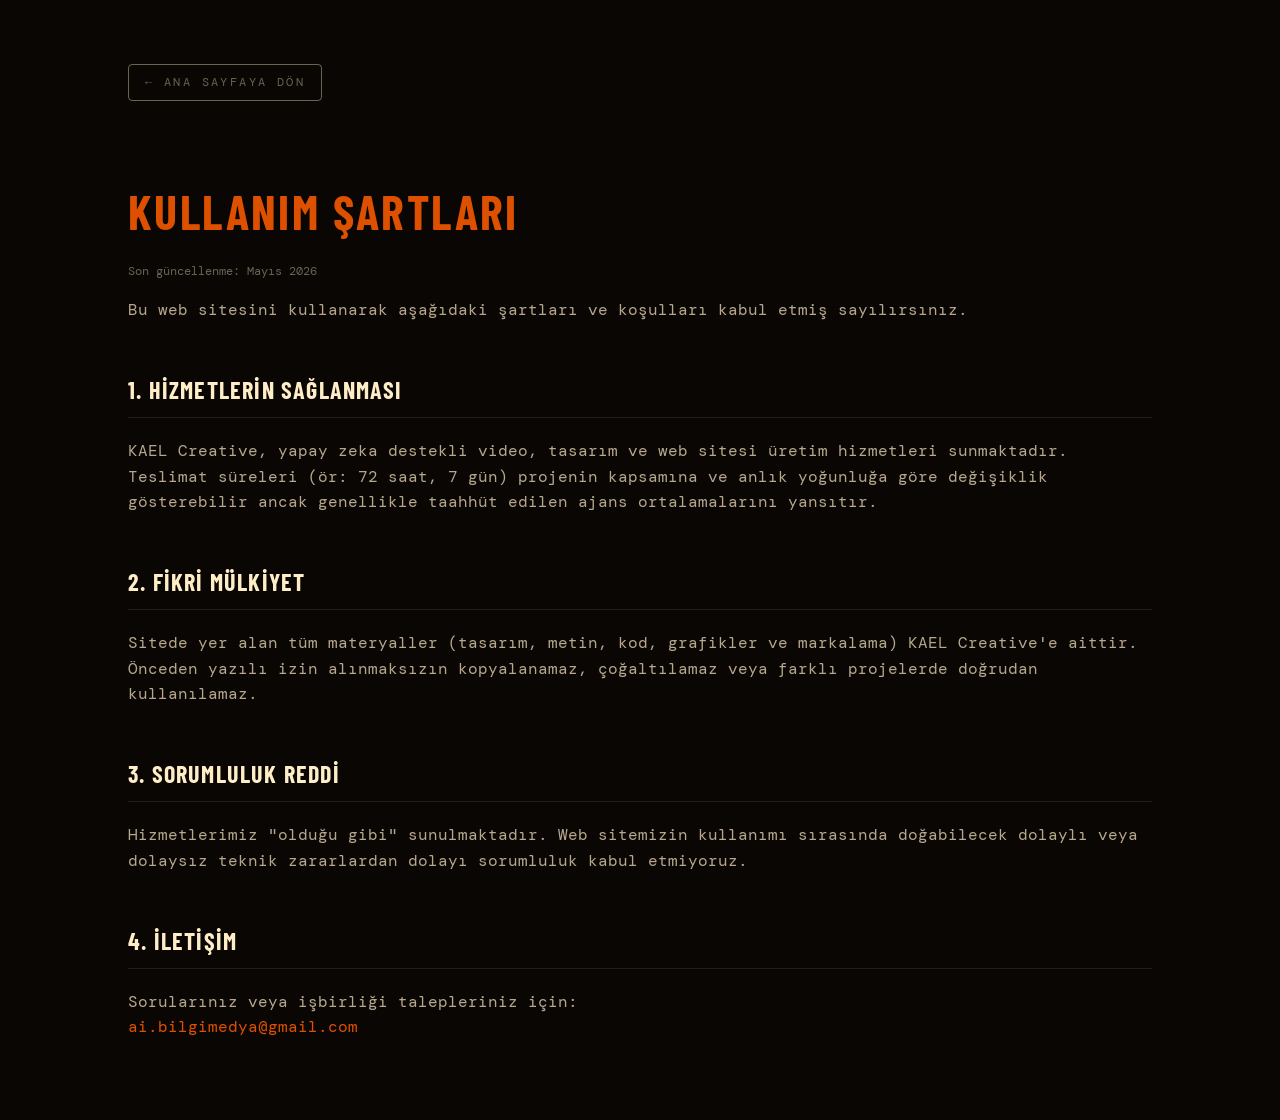
<file: sartlar.html>
<!DOCTYPE html>
<html lang="tr">
<head>
  <meta charset="UTF-8">
  <meta name="viewport" content="width=device-width, initial-scale=1.0">
  <title>Kullanım Şartları — KAEL Creative</title>
  <link rel="icon" type="image/png" href="favicon.png">
  <link href="https://fonts.googleapis.com/css2?family=DM+Mono:wght@400;500&family=Barlow+Condensed:wght@700;900&display=swap" rel="stylesheet">
  <style>
    :root { --bg: #0a0604; --cream: #ffedc7; --muted: rgba(255, 237, 199, 0.4); --accent: #dc5000; }
    body { background-color: var(--bg); color: var(--cream); font-family: 'DM Mono', monospace; line-height: 1.6; padding: 5vw 10vw; margin: 0; }
    h1 { font-family: 'Barlow Condensed', sans-serif; color: var(--accent); font-size: 3rem; margin-bottom: 0.5rem; letter-spacing: 0.05em; text-transform: uppercase; }
    h2 { font-family: 'Barlow Condensed', sans-serif; color: var(--cream); margin-top: 3rem; letter-spacing: 0.05em; text-transform: uppercase; border-bottom: 1px solid rgba(255,237,199,0.1); padding-bottom: 0.5rem; }
    a { color: var(--accent); text-decoration: none; transition: color 0.3s; }
    a:hover { color: var(--cream); }
    p, li { color: rgba(255, 237, 199, 0.7); }
    .back { display: inline-block; margin-bottom: 40px; font-size: 12px; letter-spacing: 0.2em; border: 1px solid var(--muted); padding: 8px 16px; border-radius: 4px; color: var(--muted); }
    .back:hover { color: var(--cream); border-color: var(--cream); }
  </style>
</head>
<body>
  <a href="index.html" class="back">← ANA SAYFAYA DÖN</a>
  <h1>KULLANIM ŞARTLARI</h1>
  <p style="color:var(--muted); font-size:12px;">Son güncellenme: Mayıs 2026</p>
  
  <p>Bu web sitesini kullanarak aşağıdaki şartları ve koşulları kabul etmiş sayılırsınız.</p>
  
  <h2>1. Hizmetlerin Sağlanması</h2>
  <p>KAEL Creative, yapay zeka destekli video, tasarım ve web sitesi üretim hizmetleri sunmaktadır. Teslimat süreleri (ör: 72 saat, 7 gün) projenin kapsamına ve anlık yoğunluğa göre değişiklik gösterebilir ancak genellikle taahhüt edilen ajans ortalamalarını yansıtır.</p>
  
  <h2>2. Fikri Mülkiyet</h2>
  <p>Sitede yer alan tüm materyaller (tasarım, metin, kod, grafikler ve markalama) KAEL Creative'e aittir. Önceden yazılı izin alınmaksızın kopyalanamaz, çoğaltılamaz veya farklı projelerde doğrudan kullanılamaz.</p>
  
  <h2>3. Sorumluluk Reddi</h2>
  <p>Hizmetlerimiz "olduğu gibi" sunulmaktadır. Web sitemizin kullanımı sırasında doğabilecek dolaylı veya dolaysız teknik zararlardan dolayı sorumluluk kabul etmiyoruz.</p>
  
  <h2>4. İletişim</h2>
  <p>Sorularınız veya işbirliği talepleriniz için:<br><a href="mailto:ai.bilgimedya@gmail.com">ai.bilgimedya@gmail.com</a></p>
</body>
</html>
</file>
<file: _legal.css>
/* KAEL — Legal pages shared stylesheet */
*{margin:0;padding:0;box-sizing:border-box;}
:root{
  --bg:#0a0604;
  --cream:#FFEDC7;
  --accent:#dc5000;
  --muted:#8a7a6a;
  --dim:#5a4a3a;
  --border:rgba(255,237,199,0.12);
}
html{scroll-behavior:smooth;}
body{
  background:var(--bg);
  color:var(--cream);
  font-family:'DM Mono',ui-monospace,monospace;
  font-size:14px;
  line-height:1.7;
  min-height:100vh;
  padding:80px 24px 120px;
}
.legal-wrap{max-width:760px;margin:0 auto;}
.legal-nav{
  display:flex;align-items:center;justify-content:space-between;
  padding-bottom:40px;border-bottom:1px solid var(--border);margin-bottom:48px;
}
.legal-nav a.brand{
  font-family:'Barlow Condensed','Arial Narrow',sans-serif;
  font-weight:900;font-size:24px;letter-spacing:0.08em;
  color:var(--cream);text-decoration:none;
}
.legal-nav .back{
  font-size:11px;letter-spacing:0.18em;color:var(--muted);
  text-decoration:none;border-bottom:1px solid transparent;transition:.3s;
}
.legal-nav .back:hover{color:var(--accent);border-bottom-color:var(--accent);}

.legal-wrap h1{
  font-family:'Barlow Condensed','Arial Narrow',sans-serif;
  font-weight:900;
  font-size:clamp(36px,6vw,64px);line-height:1;letter-spacing:-0.01em;
  color:var(--cream);margin-bottom:8px;
}
.legal-wrap .updated{
  font-size:11px;letter-spacing:0.18em;color:var(--muted);margin-bottom:48px;
}
.legal-wrap h2{
  font-family:'Barlow Condensed','Arial Narrow',sans-serif;
  font-weight:700;font-size:22px;letter-spacing:0.05em;
  color:var(--accent);margin:48px 0 16px;text-transform:uppercase;
}
.legal-wrap h3{
  font-weight:500;font-size:14px;letter-spacing:0.08em;
  color:var(--cream);margin:24px 0 8px;text-transform:uppercase;
}
.legal-wrap p,.legal-wrap li{margin-bottom:12px;color:rgba(255,237,199,0.85);}
.legal-wrap ul,.legal-wrap ol{padding-left:22px;margin-bottom:16px;}
.legal-wrap a{color:var(--accent);text-decoration:none;border-bottom:1px solid var(--accent);transition:.3s;}
.legal-wrap a:hover{color:var(--cream);border-bottom-color:var(--cream);}
.legal-wrap hr{border:none;border-top:1px solid var(--border);margin:48px 0;}
.legal-wrap strong{color:var(--cream);}

.legal-foot{
  margin-top:80px;padding-top:32px;border-top:1px solid var(--border);
  font-size:11px;letter-spacing:0.18em;color:var(--dim);
  display:flex;flex-wrap:wrap;gap:8px;align-items:center;
}
.legal-foot a{color:var(--muted);text-decoration:none;border-bottom:none;}
.legal-foot a:hover{color:var(--accent);}
.legal-foot .sep{color:var(--dim);}

@media(max-width:640px){
  body{padding:48px 20px 80px;font-size:13px;}
  .legal-nav{padding-bottom:24px;margin-bottom:32px;}
  .legal-wrap h1{font-size:clamp(32px,9vw,48px);}
  .legal-wrap .updated{margin-bottom:32px;}
  .legal-wrap h2{font-size:18px;margin:32px 0 12px;}
}
</file>
